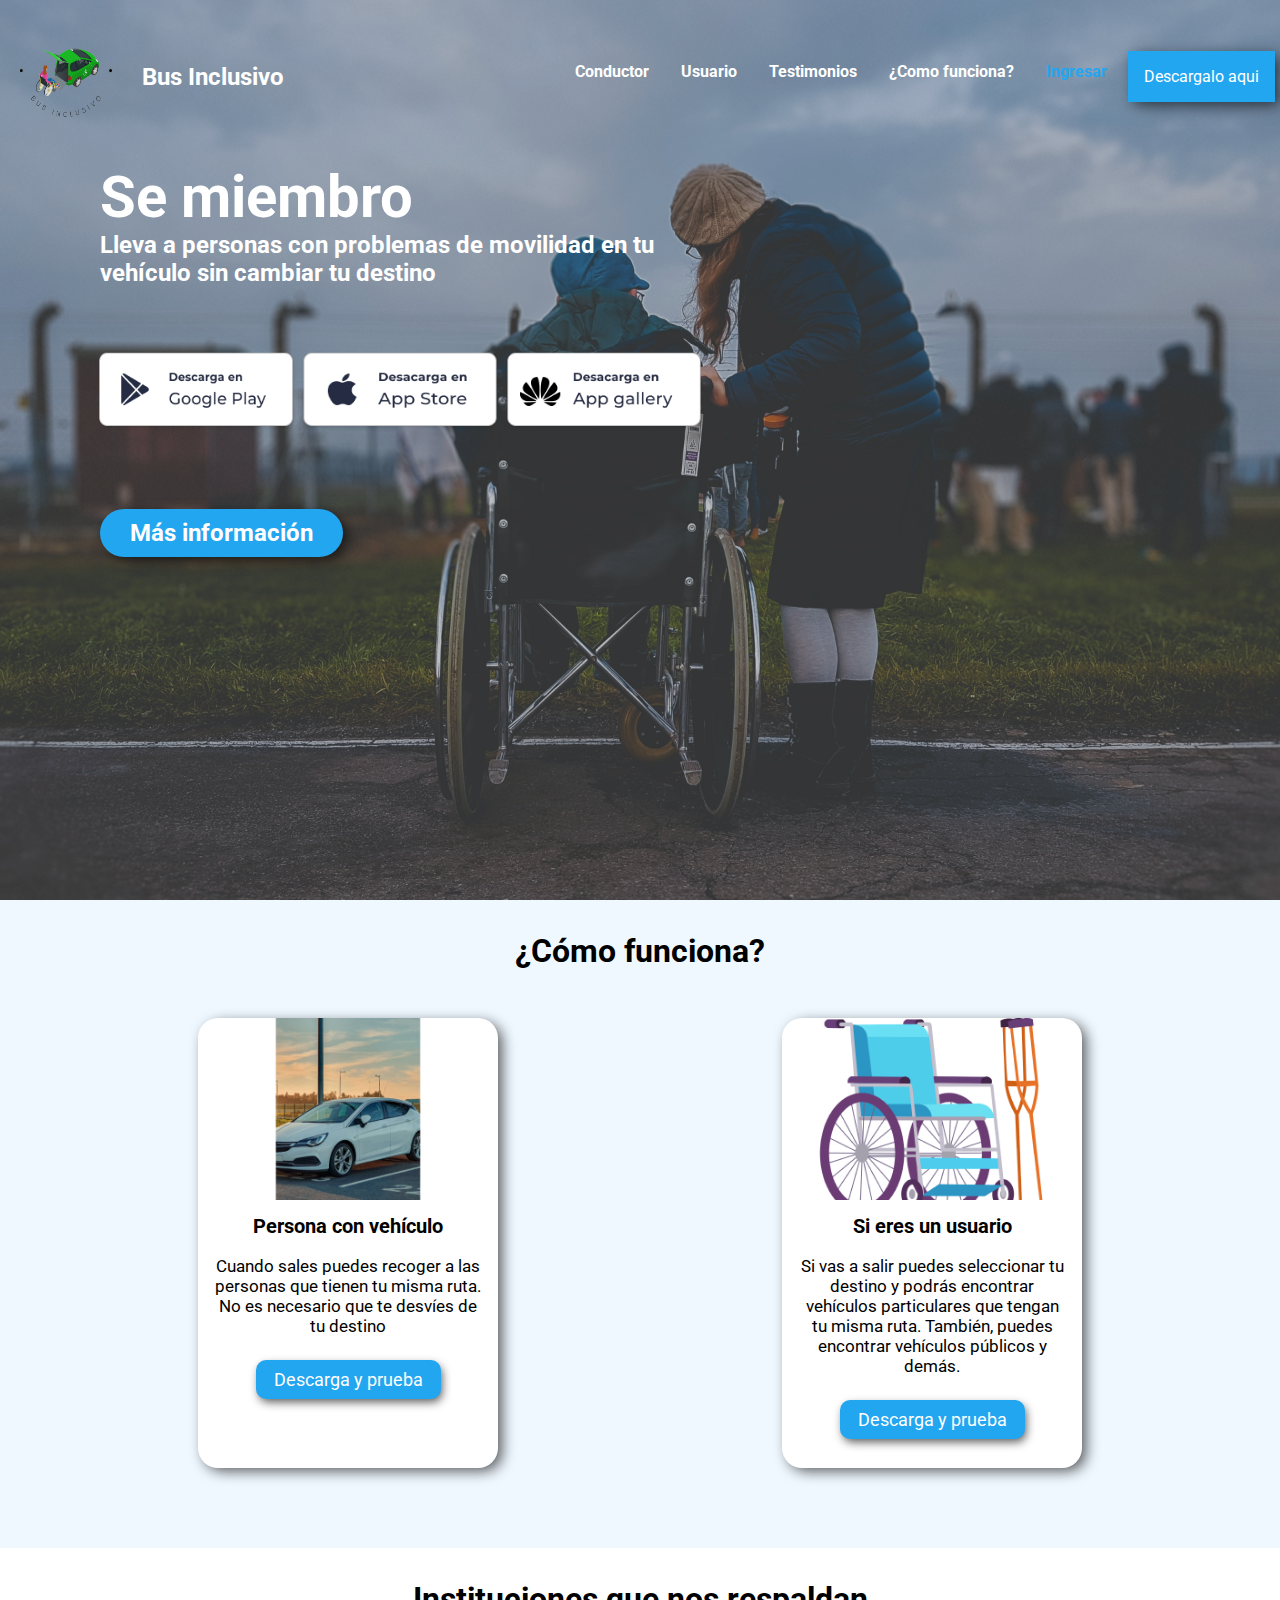
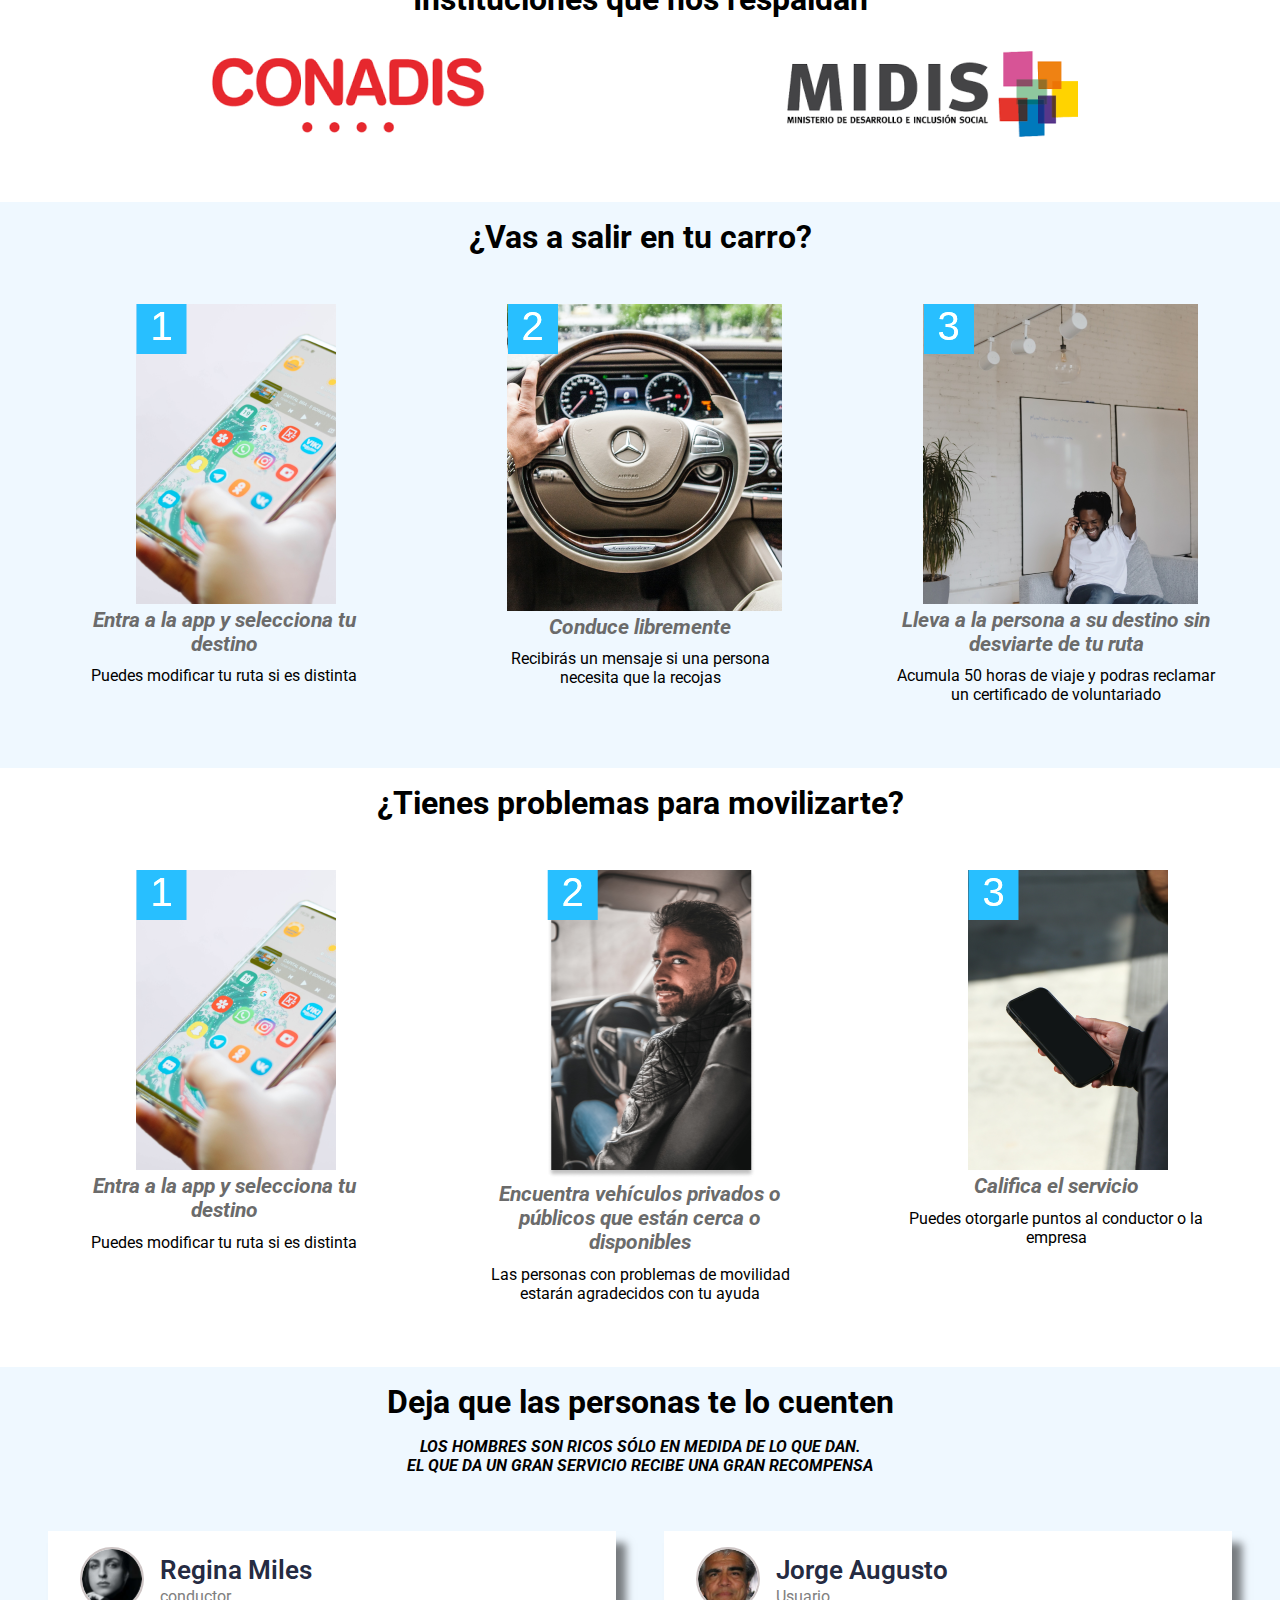
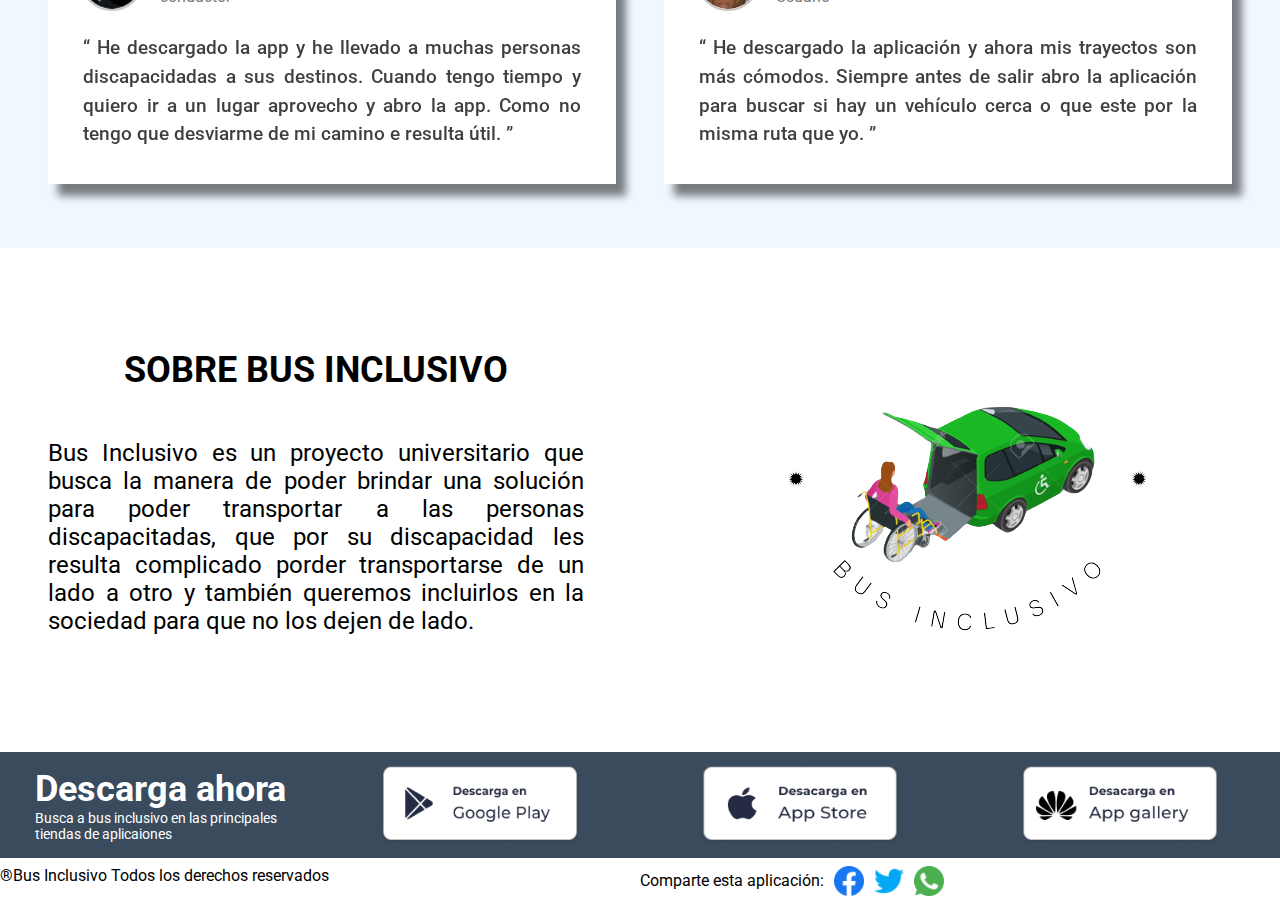
<file: public/index.html>
<!DOCTYPE html>
<html lang="es">
<head>
    <meta charset = "UTF-8">
    <meta name="viewport" content="initial-scale=1">
    <meta name="description" content="Bus inclusivo landing page oficial">
    <meta name="keywords" content = "Ayuda, conductor, discapacidad, aplicación">
    <meta name="author" content="Bus Inclusivo" />
    <meta name="copyright" content="Bus Inclusivo 2022" />
    <title>Bus Inclusivo</title>
    <link rel="icon" href="./logo.ico">
    <link rel="stylesheet" href="./assets/styles/styles.css" >
    <script src="./assets/scripts/main.js" defer></script>
</head>
<body>
    <header class="header">
            
        <div class="hero">
            <div class="background-image" style="background-image: url(assets/images/imgPrincipal.png)" role="img" aria-label="persona ayudando a una persona en silla de ruedas"></div>
            <nav class="navbar">
                <div class="brand-title">
                    <img src="./assets/images/logoSinFondo.png" alt="logo bus inclusivo" height="153px" width="130px">
                    <a href="#about-us">Bus Inclusivo</a>
                </div>
                <a href="#" class="toggle-button">
                    <span class="bar"></span>
                    <span class="bar"></span>
                    <span class="bar"></span>
                </a>
                <div class="navbar-links">
                    <ul class="menu">
                        <li><a href="#pasos-vehiculo">Conductor</a></li>
                        <li><a href="#pasos-usuario">Usuario</a></li>
                        <li><a href="#testimonios">Testimonios</a></li>
                        <li><a href="#howitworks">¿Como funciona?</a></li>
                        <li id="nav_ingresar"><a href=" ">Ingresar</a></li>
                        <li id="nav_button"><a href="#download-now">Descargalo aqui</a></li>
                    </ul>
                </div>                
            </nav>
            <div class="hero_info">
                <h1> Se miembro </h1>
                <p>Lleva a personas con problemas de movilidad en tu <br>vehículo sin cambiar tu destino </p>
            </div>
            <div class="hero_buttons">
                <img src="./assets/images/google play.png" alt="google play button">
                <img src="./assets/images/app store.png" alt="app store button">
                <img src="./assets/images/app gallery.png" alt="app gallery button">
            </div>
            <a id="info_button" href="">Más información</a>
        </div>
    </header>

    <section class="howitworks" id="howitworks">
        <h2 class="title">¿Cómo funciona? </h2>
        <div class="grid-wrapper">
            <div class="card">
                <img src="./assets/images/vehiculo.png" alt="vehiculo">
                <h4> Persona con vehículo </h4>
                <p>
                    Cuando sales puedes recoger a las personas que tienen tu misma ruta. 
                    No es necesario que te desvíes de tu destino             
                </p>
                <a href="">Descarga y prueba</a>
            </div>
            <div class="card">
                <img src="./assets/images/usuario.png" alt="usuario">
                   <h4> Si eres un usuario  </h4>
                   <p>
                        Si vas a salir puedes seleccionar tu destino y podrás encontrar vehículos 
                        particulares que tengan tu misma ruta. 
                        También, puedes encontrar vehículos públicos y demás.            
                   </p>
                   <a href="">Descarga y prueba</a>
            </div>
        </div>
   </section>
   
   <section class="brands">
        <h2 class="title">Instituciones que nos respaldan </h2>
        <div class="grid-wrapper">
            <img class="img_brand" src="./assets/images/conadislogo.png" alt="Logo del Conadis">
            <img class="img_brand" src="./assets/images/midislogo.png" alt="Logo del MIDIS">
        </div>
    </section>
    
    <section class="tutorial" id ="pasos-vehiculo">
        <h2 class="title">¿Vas a salir en tu carro? </h2>
        <div class="grid-wrapper3">
            <article class="step">
                <div class="contenedor">
                    <img class="img_card"  src="./assets/images/celular.png" alt="celular abriendo la aplicacion de apps">
                    <div class="square"> 1 </div>
                </div>
                <div class="text">
                    <h3>Entra a la app y selecciona tu destino</h3>
                    <p> Puedes modificar tu ruta si es distinta</p>
                </div>
            </article>
            <article class="step">
                <div class="contenedor">
                    <img class="img_card" src="./assets/images/timon.png" alt="interior de un cochee con perspecitiva de conductor">
                    <div class="square"> 2 </div>
                </div>
               <div class="text">
                    <h3> Conduce libremente </h3>
                    <p> Recibirás un mensaje si una persona necesita que la recojas </p>
               </div>
            </article>
            <article class="step">
                <div class="contenedor">
                    <img class="img_card" src="./assets/images/festeja.png" alt="persona festejando ">
                    <div class="square"> 3 </div>
                </div>
                <div class="text">
                    <h3>Lleva a la persona a su destino sin desviarte de tu ruta </h3>
                    <p> Acumula 50 horas de  viaje y podras reclamar un certificado de voluntariado</p>
                </div>
            </article>
        </div>
    </section>

    <section class="tutorial" id = "pasos-usuario">
        <h2 class="title"> ¿Tienes problemas para movilizarte?</h2>
        <div class="grid-wrapper3">
            <article class="step">
                <div class="contenedor">
                     <img class="img_card" src="./assets/images/celular.png" alt="celular abriendo la aplicacion de apps">
                    <div class="square"> 1 </div>
                </div>
                <div class="text">
                    <h3>Entra a la app y selecciona tu destino</h3>
                    <p> Puedes modificar tu ruta si es distinta</p>
                 </div>
            </article>
            <article class="step">
                <div class="contenedor">
                    <img class="img_card" src="./assets/images/conductor.png" alt="conductor sonriendo">
                    <div class="square"> 2 </div>
                </div>
                <div class="text">
                    <h3>Encuentra vehículos privados o públicos que están cerca o disponibles</h3>
                    <p> Las personas con problemas de movilidad estarán agradecidos con tu ayuda</p>
                </div>
            </article>
            <article class="step">
                <div class="contenedor">
                    <img class="img_card" src="./assets/images/calificacion.png" alt="celular abriendo para calificar">
                    <div class="square"> 3 </div>
                </div>
                <div class="text">
                    <h3>Califica el servicio</h3>
                    <p> Puedes otorgarle puntos al conductor o la empresa </p>
                </div>
            </article>
            </div>
   </section>

   <section class="testimonios" id="testimonios">
        <h2 class="title">Deja que las personas te lo cuenten</h2>
        <h3>Los hombres son ricos sólo en medida de lo que dan. <br>El que da un gran servicio recibe una gran recompensa</h3>
        <div class="grid-wrapper">
            <div class="div5 eachdiv">
                <div class="userdetails">
                    <div class="imgbox">
                        <img src="./assets/images/regina.png" alt="cara de conductor de la aplicaion ">
                    </div>
                    <div class="detbox">
                        <p class="name">Regina Miles</p>
                        <p class="designation">conductor</p>
                    </div>
                </div>
                <div class="review">
                    <p>“ He descargado la app y he llevado a muchas personas discapacidadas a sus destinos. Cuando tengo tiempo y quiero ir a un lugar aprovecho y abro la app. Como no tengo que desviarme de mi camino e resulta útil. ”</p>
                </div>
            </div>
            <div class="div5 eachdiv">
                <div class="userdetails">
                    <div class="imgbox">
                        <img src="./assets/images/augusto.png" alt="cara de usuario de la aplicaion ">
                    </div>
                    <div class="detbox">
                        <p class="name">Jorge Augusto</p>
                        <p class="designation">Usuario</p>
                    </div>
                </div>
                <div class="review">
                    <p>“ He descargado la aplicación y ahora mis trayectos son más cómodos. Siempre antes de salir abro la aplicación para buscar si hay un vehículo cerca o que este por la misma ruta que yo. ”</p>
                </div>
            </div>
        </div>
    </section>

   <section class="about-us" id = "about-us">
        <div class="left">
            <h2>Sobre bus inclusivo</h2>
            <p>
                Bus Inclusivo es un proyecto universitario que busca la manera 
                de poder brindar una solución para poder transportar a las personas discapacitadas, 
                que por su discapacidad les resulta complicado porder transportarse de un lado a otro y 
                también queremos incluirlos en la sociedad para que no los dejen de lado.
            </p>
        </div>
        <a href="https://youtu.be/75i_55Bm9oo"><img src="./assets/images/logoSinFondo.png" alt="logo BusInclusivo"></a>
    </section>

    <section class="download-now" id="download-now">
        <div class="dowload-grid">
            <div class="download_text">
                <h2>Descarga ahora </h2>
                <p>Busca a bus inclusivo en las principales<br>tiendas de aplicaiones </p>
            </div>
            <img src="./assets/images/google play.png" alt="google play button">
            <img src="./assets/images/app store.png" alt="app store button">
            <img src="./assets/images/app gallery.png" alt="app gallery button">
            
        </div>
    </section>
  
    <footer>
        <div class="footer-grid">
            <p>®Bus Inclusivo Todos los derechos reservados</p>
            <div class="share-logos">
                <p>Comparte esta  aplicación:</p>
                <img src="./assets/images/facebook.png" alt="share-in-facebook">
                <img src="./assets/images/twitter.png" alt="share-in-twitter">
                <img src="./assets/images/whatsapp.png" alt="share-in-whatsapp">
            </div>
        </div>
    </footer>

</body>
</html>
</file>
<file: public/assets/styles/styles.css>
@import url('https://fonts.googleapis.com/css2?family=Roboto:wght@400;500;700&display=swap');

*{
    margin: 0;
    padding: 0;
    box-sizing: border-box;
}

body{
    font-family: 'Roboto', sans-serif;
    
}

/* Estilos de la barra de navegacion */

.navbar {
    display: flex;
    position: relative;
    justify-content: space-between;
    align-items: center;
    background-color: transparent;
    color: white;
}

.brand-title {
    font-size: 1.5rem;
    /*margin: .5rem;*/
    display: grid;
    grid-template-columns: repeat(2, 1fr);
    align-items: center;
}
.brand-title a{
    color: white;
    text-decoration: none;
}
.navbar-links {
    height: 100%;
}

.navbar-links ul {
    display: flex;
    margin: 0;
    padding: 0;
}

.navbar-links li {
    list-style: none;
}

.navbar-links li a {
    display: block;
    text-decoration: none;
    color: white;
    padding: 1rem;
}

.navbar-links li:hover {
    background-color: #555;
}

.toggle-button {
    position: absolute;
    top: .75rem;
    right: 1rem;
    display: none;
    flex-direction: column;
    justify-content: space-between;
    width: 30px;
    height: 21px;
    margin-top: 52px;
}

.toggle-button .bar {
    height: 3px;
    width: 100%;
    background-color: white;
    border-radius: 10px;
}

@media (max-width: 800px) {
    .navbar {
        flex-direction: column;
        align-items: flex-start;
    }

    .toggle-button {
        display: flex;
    }

    .navbar-links {
        display: none;
        width: 100%;
    }

    .navbar-links ul {
        width: 100%;
        flex-direction: column;
    }

    .navbar-links ul li {
        text-align: center;
    }

    .navbar-links ul li a {
        padding: .5rem 1rem;
    }

    .navbar-links.active {
        display: flex;
    }
}

#nav_button{
    background-color: #23A6F0;
    /*padding: 5px 10px;*/
    box-shadow: 5px 4px 14px -1px rgba(0,0,0,0.65);
    margin: 5px;
}

#nav_button a{
    color: #fff;
    font-weight: 400;
}

#nav_ingresar a{
    color:#23A6F0;
}

/* Estilos para el header */

.hero{
    color: #fff;
    font-weight: bold;
    position: relative;
    min-height: 100vh;
    /*padding-top: 10%;*/
    
}
.hero .background-image {
    position: absolute;
    top: 0;
    left: 0;
    width: 100%;
    height: 100%;
    background-size: cover;
    z-index: -1;
}

.hero .background-image:after {
    content: '';
    position: absolute;
    top: 0;
    left: 0;
    width: 100%;
    height: 100%;
    background-color: #646464;
    background-blend-mode: soft-light;
    opacity: 0.4;
}

.hero_info{
    display: flex;
    flex-direction: column;
    align-items: start;
    justify-content: center;
    margin: 10px 100px;

}

.hero_info h1{
    font-size: 58px;
}

.hero_info p{
    font-size: 24px;
}

.hero_buttons{
    margin: 4em 6em;
   
}

.hero_buttons img{
    width: 200px;
    height: 80px;
}

#info_button{
    margin: 10px 100px;
    color: #fff;
    background-color: #23A6F0;
    padding: 10px 30px;
    border-radius: 40px;
    font-weight: bold;
    text-decoration: none;
    font-size: 24px;
    box-shadow: 5px 4px 14px -1px rgba(0,0,0,0.65);
    display: inline-block;
}
/*Estilos generales para todas las secciones */

.title{
    position: relative;
    margin: 0, auto;
    color: black;
    font-weight: bold;
    text-align: center;
    font-size: 2em;
}

/*Grid para 2 columnas*/
.grid-wrapper {
    display: grid;
    gap: 1em;
    grid-template-columns: repeat(2, 1fr);
    margin: 2em;
    place-items: center;
}
/*Grid para 3 columnas*/
.grid-wrapper3 {
    display: grid;
    grid-template-columns: repeat(3,1fr);
    column-gap: auto;
    row-gap: auto;
    
}

/* Estilos de la seccion howitworks */

.howitworks{
    padding: 2em;
    background: #EFF8FF;
    width: 100%;
    height: auto;
    display: inline-block;
}

.card{
    text-align: center;
    width: 300px;
    height: 450px;
    background: #fff;
    border-radius: 20px;
    box-shadow: 5px 4px 14px -1px rgba(0,0,0,0.65);
    margin: 1em;

}

.card img{
    width: 100%;
}

.card h4{
    padding: 0.5em 1em;
    font-size: 20px;
}

.card p{
    padding: 0.5em 1em;
    font-size: 17px;
}

.card a{
    display: inline-block;
    margin-top: 15px;
    padding: 0.5em 1em;
    font-size: 18px;
    background: #23A6F0;
    color: #fff;
    text-decoration: none;
    border-radius: 10px;
    box-shadow: 2px 4px 10px -1px rgba(0,0,0,0.65);
}

/*Estilos de la seccion marcas*/
.brands{
    padding: 2em;
}

.img_brand{
    margin: auto;
}

/*Estilos de la seccion de steps*/

.img-number{
    position: absolute;
}


.tutorial{
    padding: 1em;
    background: #EFF8FF;
    width: 100%;
    height: auto;
    display: inline-block;
}

#pasos-usuario{
    background-color: #FFFFFF;
}
.step {
    margin: 3em;
    text-align: center;
    position: relative;
    align-items: center;
}

.img_card {
    background-size: contain;
    background-repeat: no-repeat;
    position: relative;
    left: 50%;
    transform: translate( -50%, 0% );
    display: block;
}

.text h3{
    color: #6B6B6B;
    font-style: italic;
    font-size: 1.3em;
    margin-bottom: 0.5em;
}

.text p{
    color: #000000;
}

.contenedor{

    position: relative;
    left: 10%;
    transform: translate( -10%, 0% );
    display: inline-block;

}

.square {
    background-color: #23A6F0;
    width: 50px;
    height: 50px;
    filter: brightness(1.15);

    color: #FFFFFF;
    font-family: Arial, Helvetica, sans-serif;
    font-size: 40px;
    text-align: center;
    
    position: absolute;
    left: 13px;
    top: 0px;
    transform: translate( -25%, -0% );
    display: inline-block;
}
  
.content {
    position: absolute;
    font-size: 40px;
    width: 100%;
    height: 100%;
    color: #FFFFFF;
    font-family: Arial, Helvetica, sans-serif;
    left: 0%;
    top: 0%;
}

/*Estilos para la seccion d testimonios*/
.testimonios{
    padding-top: 1em;
    padding-bottom: 1em;
    width: 100%;
    height: auto;
    background: #EFF8FF;
}
.testimonio-grid{
    display: grid;
    gap: 1em;
    grid-template-columns: repeat(2, 1fr);
    place-items: center;
    
}

.testimonios h3{
    text-align: center;
    padding: 1em 0 0.5em 0;
    text-transform: uppercase;
    font-size: 1em;
    font-style: italic;
}
.div5
{
	background: #ffffff;
    margin: 1em;
	padding: 1em;
    box-shadow: 10px 12px 0.5rem rgba(0,0,0,0.5);
}
.userdetails
{
	display: flex;
}
.imgbox
{
	margin-right: 1rem;
}
.imgbox img
{
	border-radius: 50%;
	width: 4rem;
	border: 2px solid #cec5c5;
    margin-left: 1em;
}
.detbox
{
	display: flex;
    flex-direction: column;
    justify-content: center;
}
.detbox p
{
	margin: 0;
  
}
.detbox .name
{
	color:#252B42;
    font-size: 1.6rem;
    margin-bottom: 0.1rem;
    font-weight: 600;
}
.detbox .designation
{
	color: gray;
    font-size: 1rem;
}
.review p
{
    margin: 1em;
	font-size: 1.2rem;
    color: #000000;
    font-weight: 500;
    opacity: 75%;
    line-height: 1.5;
    text-align: justify;
}

/*Estilos para la seccion de about */
.about-us{
    width: 100%;
    height: 100%;

    background: #FFFFFF;
    justify-content: space-around;

    display: grid;
    gap: 1em;
    grid-template-columns: repeat(2, 1fr);
    place-items: center;
}
.about-us img{
    max-width: 100%;
    max-height: auto;
}
.left{
    margin-top: 2em;
}
.left h2{
    text-align: center;
    text-transform: uppercase;
    font-size: 36px;
}

.left p{
    text-align: justify;
    padding: 2em;
    font-size: 24px;
}


/*Estilos de la seccion descargas */
.download-now{
    width: 100%;
    height: auto;
    background: #394B5D;
    color: #fff;
    justify-content: space-around;
    align-items: center;
    display: inline-block

    
}
.dowload-grid{
    display: grid;
    grid-template-columns: repeat(4, 1fr);
    column-gap: auto;
    row-gap: auto;
    place-items: center;
}

.download-now img{
    width: 200px;
    height: 80px;
}
.download_text{
    margin: 1em;
}
.download-now div h2{
    text-align: left;
    font-size: 36px;  
}

.download-now div p{
    text-align: left;
    font-size: 14px;
}

/*Estilos del footer*/
footer{
    margin-top: 0.5em;
    margin-bottom: 0.5em;
}
.footer-grid{
    display: grid;
    grid-template-columns: repeat(2, 1fr);
    align-items: left;
}
.share-logos{
    display: flex;
    line-height: 30px;
}
.share-logos img{
    height: 30px;
    width: 30px;
    margin-left: 10px;
}


/*Media queris para  adaptarlo a distintos tamaños */
@media (max-width: 990px) {
    .grid-wrapper3 {
        display: grid;
        grid-template-columns: repeat(auto-fill, minmax(350px, 1fr));
        column-gap: auto;
        row-gap: auto;
    }
 

}
@media (max-width: 781px) {
    .grid-wrapper {
        display: grid;
        gap: 1em;
        grid-template-columns: 1fr;
        grid-template-rows: 2fr;
        margin: 2em;
        place-items: center;
    }

    .grid-wrapper3 {
        display: grid;
        grid-template-columns: 1fr;
        grid-template-rows: 2fr;
        column-gap: auto;
        row-gap: auto;
    }

    .about-us{
        display: grid;
        gap: 1em;
        grid-template-columns: 1fr;
        grid-template-rows: 2fr;
        place-items: center;
    }

    .dowload-grid{
        grid-template-columns: 1fr;
        grid-template-rows: 4fr;
        gap: auto;
        place-items: center;
    }
    .download_text{
        text-align: center;
    }

}
@media (max-width: 550px) {
    #info_button{
        font-size: 18px;
    }
    .about-us img{
        max-width: 300px;
        max-height: auto;
    }

}
@media (max-width: 350px) {
    .about-us img{
        max-width: 150px;
        max-height: auto;
    }

}
</file>
